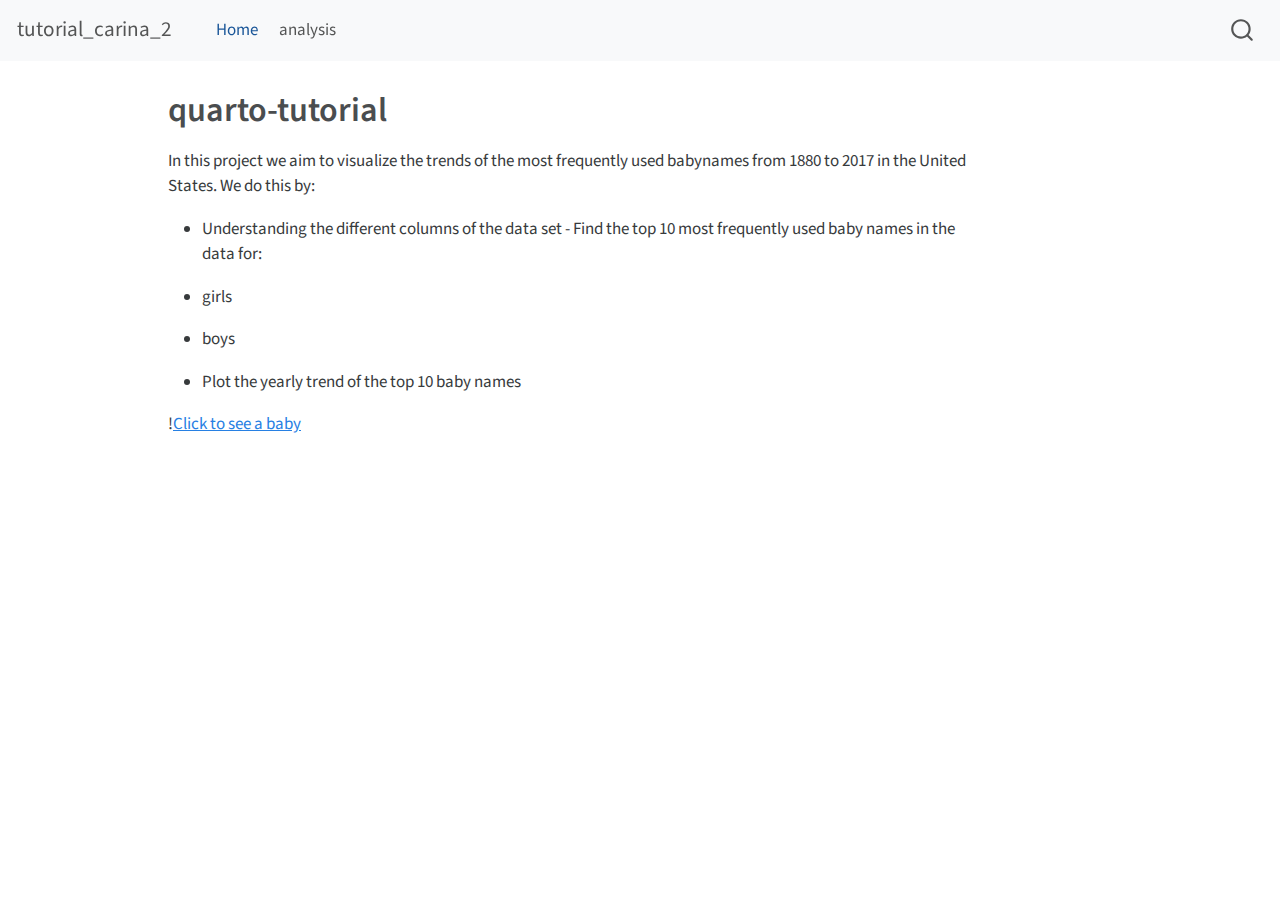
<file: index.html>
<!DOCTYPE html>
<html xmlns="http://www.w3.org/1999/xhtml" lang="en" xml:lang="en"><head>

<meta charset="utf-8">
<meta name="generator" content="quarto-1.3.433">

<meta name="viewport" content="width=device-width, initial-scale=1.0, user-scalable=yes">


<title>tutorial_carina_2 - quarto-tutorial</title>
<style>
code{white-space: pre-wrap;}
span.smallcaps{font-variant: small-caps;}
div.columns{display: flex; gap: min(4vw, 1.5em);}
div.column{flex: auto; overflow-x: auto;}
div.hanging-indent{margin-left: 1.5em; text-indent: -1.5em;}
ul.task-list{list-style: none;}
ul.task-list li input[type="checkbox"] {
  width: 0.8em;
  margin: 0 0.8em 0.2em -1em; /* quarto-specific, see https://github.com/quarto-dev/quarto-cli/issues/4556 */ 
  vertical-align: middle;
}
</style>


<script src="site_libs/quarto-nav/quarto-nav.js"></script>
<script src="site_libs/quarto-nav/headroom.min.js"></script>
<script src="site_libs/clipboard/clipboard.min.js"></script>
<script src="site_libs/quarto-search/autocomplete.umd.js"></script>
<script src="site_libs/quarto-search/fuse.min.js"></script>
<script src="site_libs/quarto-search/quarto-search.js"></script>
<meta name="quarto:offset" content="./">
<script src="site_libs/quarto-html/quarto.js"></script>
<script src="site_libs/quarto-html/popper.min.js"></script>
<script src="site_libs/quarto-html/tippy.umd.min.js"></script>
<script src="site_libs/quarto-html/anchor.min.js"></script>
<link href="site_libs/quarto-html/tippy.css" rel="stylesheet">
<link href="site_libs/quarto-html/quarto-syntax-highlighting.css" rel="stylesheet" id="quarto-text-highlighting-styles">
<script src="site_libs/bootstrap/bootstrap.min.js"></script>
<link href="site_libs/bootstrap/bootstrap-icons.css" rel="stylesheet">
<link href="site_libs/bootstrap/bootstrap.min.css" rel="stylesheet" id="quarto-bootstrap" data-mode="light">
<script id="quarto-search-options" type="application/json">{
  "location": "navbar",
  "copy-button": false,
  "collapse-after": 3,
  "panel-placement": "end",
  "type": "overlay",
  "limit": 20,
  "language": {
    "search-no-results-text": "No results",
    "search-matching-documents-text": "matching documents",
    "search-copy-link-title": "Copy link to search",
    "search-hide-matches-text": "Hide additional matches",
    "search-more-match-text": "more match in this document",
    "search-more-matches-text": "more matches in this document",
    "search-clear-button-title": "Clear",
    "search-detached-cancel-button-title": "Cancel",
    "search-submit-button-title": "Submit",
    "search-label": "Search"
  }
}</script>


<link rel="stylesheet" href="styles.css">
</head>

<body class="nav-fixed">

<div id="quarto-search-results"></div>
  <header id="quarto-header" class="headroom fixed-top">
    <nav class="navbar navbar-expand-lg navbar-dark ">
      <div class="navbar-container container-fluid">
      <div class="navbar-brand-container">
    <a class="navbar-brand" href="./index.html">
    <span class="navbar-title">tutorial_carina_2</span>
    </a>
  </div>
            <div id="quarto-search" class="" title="Search"></div>
          <button class="navbar-toggler" type="button" data-bs-toggle="collapse" data-bs-target="#navbarCollapse" aria-controls="navbarCollapse" aria-expanded="false" aria-label="Toggle navigation" onclick="if (window.quartoToggleHeadroom) { window.quartoToggleHeadroom(); }">
  <span class="navbar-toggler-icon"></span>
</button>
          <div class="collapse navbar-collapse" id="navbarCollapse">
            <ul class="navbar-nav navbar-nav-scroll me-auto">
  <li class="nav-item">
    <a class="nav-link active" href="./index.html" rel="" target="" aria-current="page">
 <span class="menu-text">Home</span></a>
  </li>  
  <li class="nav-item">
    <a class="nav-link" href="./Analysis.html" rel="" target="">
 <span class="menu-text">analysis</span></a>
  </li>  
</ul>
            <div class="quarto-navbar-tools ms-auto">
</div>
          </div> <!-- /navcollapse -->
      </div> <!-- /container-fluid -->
    </nav>
</header>
<!-- content -->
<div id="quarto-content" class="quarto-container page-columns page-rows-contents page-layout-article page-navbar">
<!-- sidebar -->
<!-- margin-sidebar -->
    <div id="quarto-margin-sidebar" class="sidebar margin-sidebar">
        
    </div>
<!-- main -->
<main class="content" id="quarto-document-content">

<header id="title-block-header" class="quarto-title-block default">
<div class="quarto-title">
<h1 class="title">quarto-tutorial</h1>
</div>



<div class="quarto-title-meta">

    
  
    
  </div>
  

</header>

<p>In this project we aim to visualize the trends of the most frequently used babynames from 1880 to 2017 in the United States. We do this by:</p>
<ul>
<li><p>Understanding the different columns of the data set - Find the top 10 most frequently used baby names in the data for:</p></li>
<li><p>girls</p></li>
<li><p>boys</p></li>
<li><p>Plot the yearly trend of the top 10 baby names</p></li>
</ul>
<p>!<a href="img/Baby.PNG">Click to see a baby</a></p>



</main> <!-- /main -->
<script id="quarto-html-after-body" type="application/javascript">
window.document.addEventListener("DOMContentLoaded", function (event) {
  const toggleBodyColorMode = (bsSheetEl) => {
    const mode = bsSheetEl.getAttribute("data-mode");
    const bodyEl = window.document.querySelector("body");
    if (mode === "dark") {
      bodyEl.classList.add("quarto-dark");
      bodyEl.classList.remove("quarto-light");
    } else {
      bodyEl.classList.add("quarto-light");
      bodyEl.classList.remove("quarto-dark");
    }
  }
  const toggleBodyColorPrimary = () => {
    const bsSheetEl = window.document.querySelector("link#quarto-bootstrap");
    if (bsSheetEl) {
      toggleBodyColorMode(bsSheetEl);
    }
  }
  toggleBodyColorPrimary();  
  const icon = "";
  const anchorJS = new window.AnchorJS();
  anchorJS.options = {
    placement: 'right',
    icon: icon
  };
  anchorJS.add('.anchored');
  const isCodeAnnotation = (el) => {
    for (const clz of el.classList) {
      if (clz.startsWith('code-annotation-')) {                     
        return true;
      }
    }
    return false;
  }
  const clipboard = new window.ClipboardJS('.code-copy-button', {
    text: function(trigger) {
      const codeEl = trigger.previousElementSibling.cloneNode(true);
      for (const childEl of codeEl.children) {
        if (isCodeAnnotation(childEl)) {
          childEl.remove();
        }
      }
      return codeEl.innerText;
    }
  });
  clipboard.on('success', function(e) {
    // button target
    const button = e.trigger;
    // don't keep focus
    button.blur();
    // flash "checked"
    button.classList.add('code-copy-button-checked');
    var currentTitle = button.getAttribute("title");
    button.setAttribute("title", "Copied!");
    let tooltip;
    if (window.bootstrap) {
      button.setAttribute("data-bs-toggle", "tooltip");
      button.setAttribute("data-bs-placement", "left");
      button.setAttribute("data-bs-title", "Copied!");
      tooltip = new bootstrap.Tooltip(button, 
        { trigger: "manual", 
          customClass: "code-copy-button-tooltip",
          offset: [0, -8]});
      tooltip.show();    
    }
    setTimeout(function() {
      if (tooltip) {
        tooltip.hide();
        button.removeAttribute("data-bs-title");
        button.removeAttribute("data-bs-toggle");
        button.removeAttribute("data-bs-placement");
      }
      button.setAttribute("title", currentTitle);
      button.classList.remove('code-copy-button-checked');
    }, 1000);
    // clear code selection
    e.clearSelection();
  });
  function tippyHover(el, contentFn) {
    const config = {
      allowHTML: true,
      content: contentFn,
      maxWidth: 500,
      delay: 100,
      arrow: false,
      appendTo: function(el) {
          return el.parentElement;
      },
      interactive: true,
      interactiveBorder: 10,
      theme: 'quarto',
      placement: 'bottom-start'
    };
    window.tippy(el, config); 
  }
  const noterefs = window.document.querySelectorAll('a[role="doc-noteref"]');
  for (var i=0; i<noterefs.length; i++) {
    const ref = noterefs[i];
    tippyHover(ref, function() {
      // use id or data attribute instead here
      let href = ref.getAttribute('data-footnote-href') || ref.getAttribute('href');
      try { href = new URL(href).hash; } catch {}
      const id = href.replace(/^#\/?/, "");
      const note = window.document.getElementById(id);
      return note.innerHTML;
    });
  }
      let selectedAnnoteEl;
      const selectorForAnnotation = ( cell, annotation) => {
        let cellAttr = 'data-code-cell="' + cell + '"';
        let lineAttr = 'data-code-annotation="' +  annotation + '"';
        const selector = 'span[' + cellAttr + '][' + lineAttr + ']';
        return selector;
      }
      const selectCodeLines = (annoteEl) => {
        const doc = window.document;
        const targetCell = annoteEl.getAttribute("data-target-cell");
        const targetAnnotation = annoteEl.getAttribute("data-target-annotation");
        const annoteSpan = window.document.querySelector(selectorForAnnotation(targetCell, targetAnnotation));
        const lines = annoteSpan.getAttribute("data-code-lines").split(",");
        const lineIds = lines.map((line) => {
          return targetCell + "-" + line;
        })
        let top = null;
        let height = null;
        let parent = null;
        if (lineIds.length > 0) {
            //compute the position of the single el (top and bottom and make a div)
            const el = window.document.getElementById(lineIds[0]);
            top = el.offsetTop;
            height = el.offsetHeight;
            parent = el.parentElement.parentElement;
          if (lineIds.length > 1) {
            const lastEl = window.document.getElementById(lineIds[lineIds.length - 1]);
            const bottom = lastEl.offsetTop + lastEl.offsetHeight;
            height = bottom - top;
          }
          if (top !== null && height !== null && parent !== null) {
            // cook up a div (if necessary) and position it 
            let div = window.document.getElementById("code-annotation-line-highlight");
            if (div === null) {
              div = window.document.createElement("div");
              div.setAttribute("id", "code-annotation-line-highlight");
              div.style.position = 'absolute';
              parent.appendChild(div);
            }
            div.style.top = top - 2 + "px";
            div.style.height = height + 4 + "px";
            let gutterDiv = window.document.getElementById("code-annotation-line-highlight-gutter");
            if (gutterDiv === null) {
              gutterDiv = window.document.createElement("div");
              gutterDiv.setAttribute("id", "code-annotation-line-highlight-gutter");
              gutterDiv.style.position = 'absolute';
              const codeCell = window.document.getElementById(targetCell);
              const gutter = codeCell.querySelector('.code-annotation-gutter');
              gutter.appendChild(gutterDiv);
            }
            gutterDiv.style.top = top - 2 + "px";
            gutterDiv.style.height = height + 4 + "px";
          }
          selectedAnnoteEl = annoteEl;
        }
      };
      const unselectCodeLines = () => {
        const elementsIds = ["code-annotation-line-highlight", "code-annotation-line-highlight-gutter"];
        elementsIds.forEach((elId) => {
          const div = window.document.getElementById(elId);
          if (div) {
            div.remove();
          }
        });
        selectedAnnoteEl = undefined;
      };
      // Attach click handler to the DT
      const annoteDls = window.document.querySelectorAll('dt[data-target-cell]');
      for (const annoteDlNode of annoteDls) {
        annoteDlNode.addEventListener('click', (event) => {
          const clickedEl = event.target;
          if (clickedEl !== selectedAnnoteEl) {
            unselectCodeLines();
            const activeEl = window.document.querySelector('dt[data-target-cell].code-annotation-active');
            if (activeEl) {
              activeEl.classList.remove('code-annotation-active');
            }
            selectCodeLines(clickedEl);
            clickedEl.classList.add('code-annotation-active');
          } else {
            // Unselect the line
            unselectCodeLines();
            clickedEl.classList.remove('code-annotation-active');
          }
        });
      }
  const findCites = (el) => {
    const parentEl = el.parentElement;
    if (parentEl) {
      const cites = parentEl.dataset.cites;
      if (cites) {
        return {
          el,
          cites: cites.split(' ')
        };
      } else {
        return findCites(el.parentElement)
      }
    } else {
      return undefined;
    }
  };
  var bibliorefs = window.document.querySelectorAll('a[role="doc-biblioref"]');
  for (var i=0; i<bibliorefs.length; i++) {
    const ref = bibliorefs[i];
    const citeInfo = findCites(ref);
    if (citeInfo) {
      tippyHover(citeInfo.el, function() {
        var popup = window.document.createElement('div');
        citeInfo.cites.forEach(function(cite) {
          var citeDiv = window.document.createElement('div');
          citeDiv.classList.add('hanging-indent');
          citeDiv.classList.add('csl-entry');
          var biblioDiv = window.document.getElementById('ref-' + cite);
          if (biblioDiv) {
            citeDiv.innerHTML = biblioDiv.innerHTML;
          }
          popup.appendChild(citeDiv);
        });
        return popup.innerHTML;
      });
    }
  }
});
</script>
</div> <!-- /content -->



</body></html>
</file>
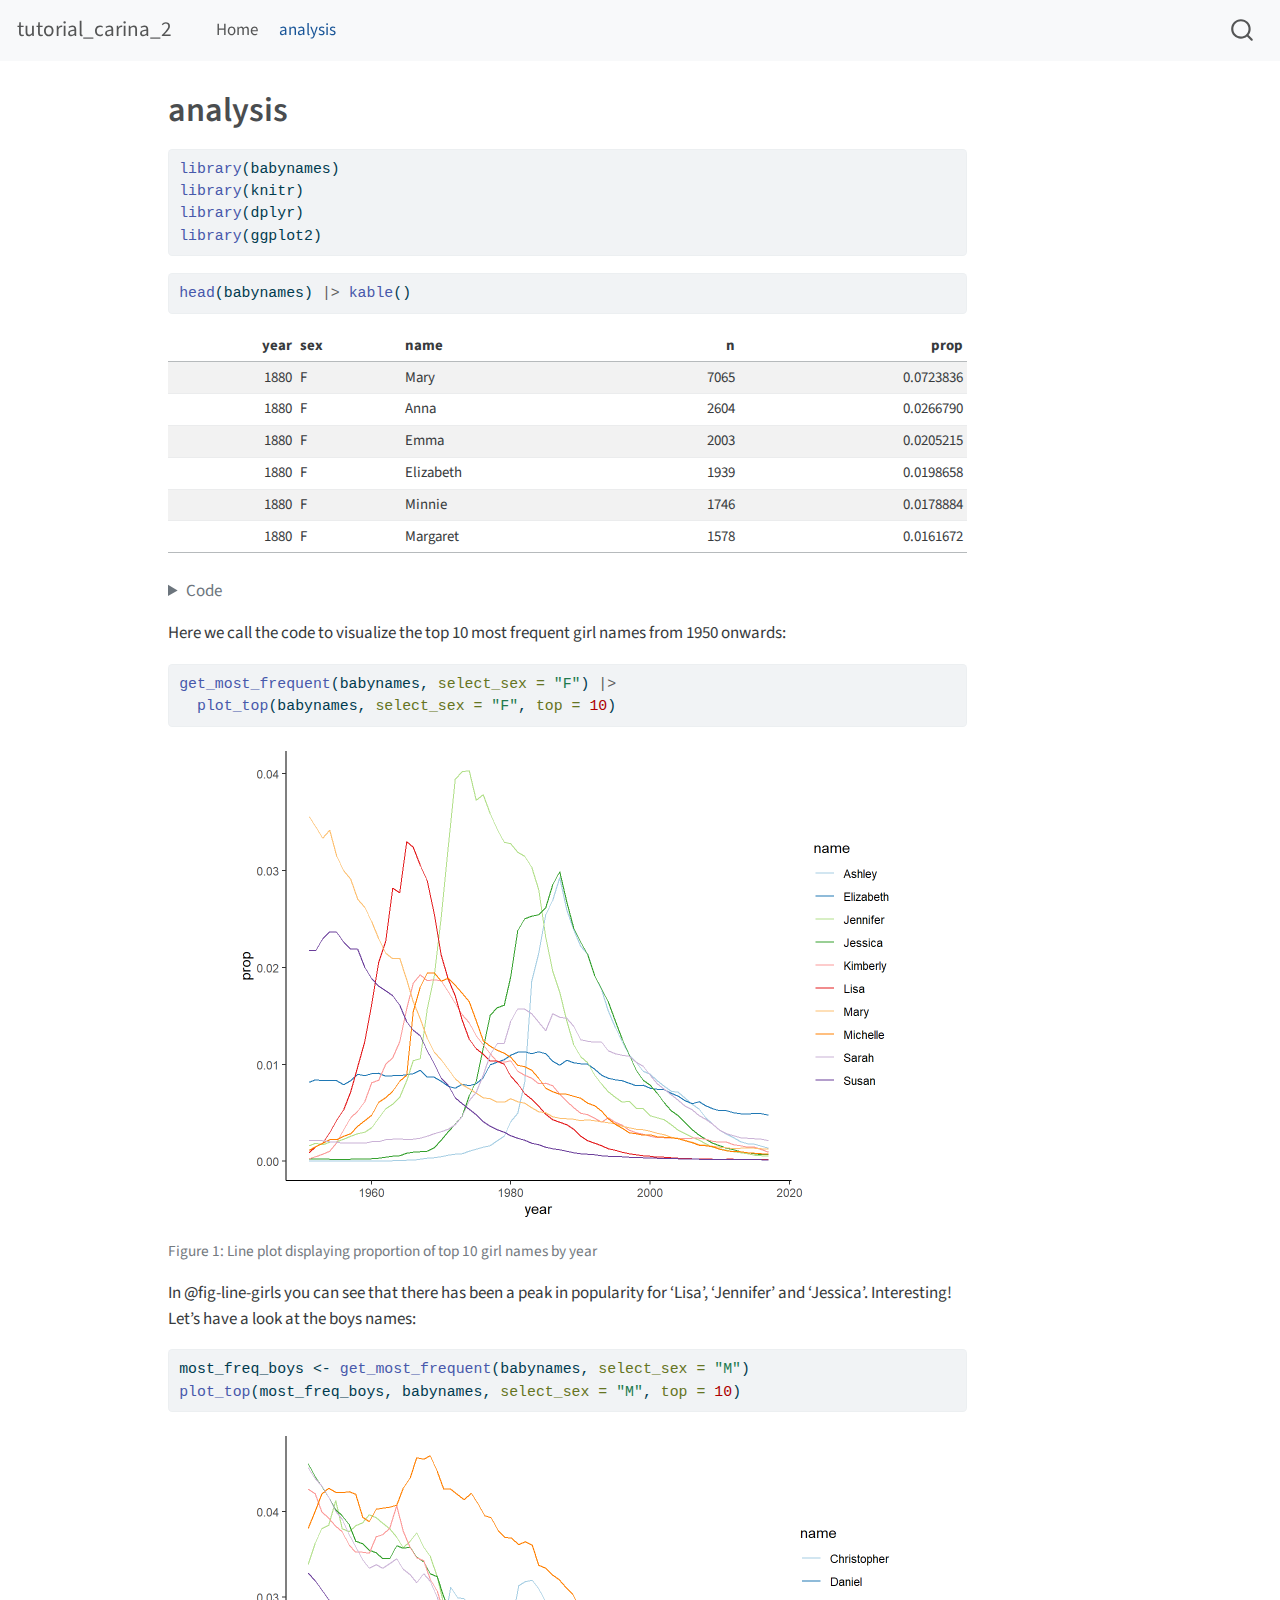
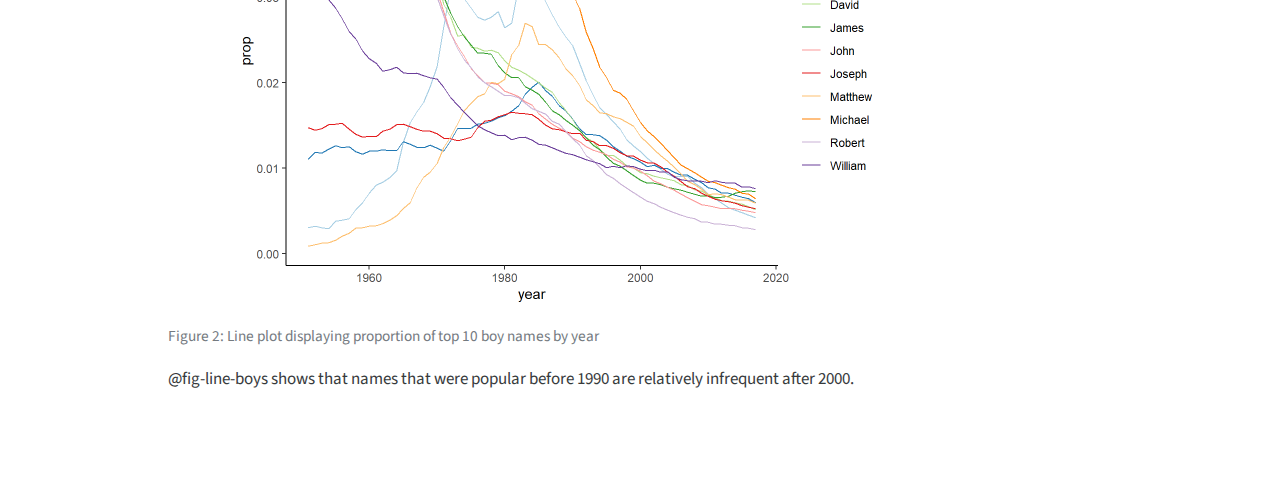
<file: Analysis.html>
<!DOCTYPE html>
<html xmlns="http://www.w3.org/1999/xhtml" lang="en" xml:lang="en"><head>

<meta charset="utf-8">
<meta name="generator" content="quarto-1.3.433">

<meta name="viewport" content="width=device-width, initial-scale=1.0, user-scalable=yes">


<title>tutorial_carina_2 - analysis</title>
<style>
code{white-space: pre-wrap;}
span.smallcaps{font-variant: small-caps;}
div.columns{display: flex; gap: min(4vw, 1.5em);}
div.column{flex: auto; overflow-x: auto;}
div.hanging-indent{margin-left: 1.5em; text-indent: -1.5em;}
ul.task-list{list-style: none;}
ul.task-list li input[type="checkbox"] {
  width: 0.8em;
  margin: 0 0.8em 0.2em -1em; /* quarto-specific, see https://github.com/quarto-dev/quarto-cli/issues/4556 */ 
  vertical-align: middle;
}
/* CSS for syntax highlighting */
pre > code.sourceCode { white-space: pre; position: relative; }
pre > code.sourceCode > span { display: inline-block; line-height: 1.25; }
pre > code.sourceCode > span:empty { height: 1.2em; }
.sourceCode { overflow: visible; }
code.sourceCode > span { color: inherit; text-decoration: inherit; }
div.sourceCode { margin: 1em 0; }
pre.sourceCode { margin: 0; }
@media screen {
div.sourceCode { overflow: auto; }
}
@media print {
pre > code.sourceCode { white-space: pre-wrap; }
pre > code.sourceCode > span { text-indent: -5em; padding-left: 5em; }
}
pre.numberSource code
  { counter-reset: source-line 0; }
pre.numberSource code > span
  { position: relative; left: -4em; counter-increment: source-line; }
pre.numberSource code > span > a:first-child::before
  { content: counter(source-line);
    position: relative; left: -1em; text-align: right; vertical-align: baseline;
    border: none; display: inline-block;
    -webkit-touch-callout: none; -webkit-user-select: none;
    -khtml-user-select: none; -moz-user-select: none;
    -ms-user-select: none; user-select: none;
    padding: 0 4px; width: 4em;
  }
pre.numberSource { margin-left: 3em;  padding-left: 4px; }
div.sourceCode
  {   }
@media screen {
pre > code.sourceCode > span > a:first-child::before { text-decoration: underline; }
}
</style>


<script src="site_libs/quarto-nav/quarto-nav.js"></script>
<script src="site_libs/quarto-nav/headroom.min.js"></script>
<script src="site_libs/clipboard/clipboard.min.js"></script>
<script src="site_libs/quarto-search/autocomplete.umd.js"></script>
<script src="site_libs/quarto-search/fuse.min.js"></script>
<script src="site_libs/quarto-search/quarto-search.js"></script>
<meta name="quarto:offset" content="./">
<script src="site_libs/quarto-html/quarto.js"></script>
<script src="site_libs/quarto-html/popper.min.js"></script>
<script src="site_libs/quarto-html/tippy.umd.min.js"></script>
<script src="site_libs/quarto-html/anchor.min.js"></script>
<link href="site_libs/quarto-html/tippy.css" rel="stylesheet">
<link href="site_libs/quarto-html/quarto-syntax-highlighting.css" rel="stylesheet" id="quarto-text-highlighting-styles">
<script src="site_libs/bootstrap/bootstrap.min.js"></script>
<link href="site_libs/bootstrap/bootstrap-icons.css" rel="stylesheet">
<link href="site_libs/bootstrap/bootstrap.min.css" rel="stylesheet" id="quarto-bootstrap" data-mode="light">
<script id="quarto-search-options" type="application/json">{
  "location": "navbar",
  "copy-button": false,
  "collapse-after": 3,
  "panel-placement": "end",
  "type": "overlay",
  "limit": 20,
  "language": {
    "search-no-results-text": "No results",
    "search-matching-documents-text": "matching documents",
    "search-copy-link-title": "Copy link to search",
    "search-hide-matches-text": "Hide additional matches",
    "search-more-match-text": "more match in this document",
    "search-more-matches-text": "more matches in this document",
    "search-clear-button-title": "Clear",
    "search-detached-cancel-button-title": "Cancel",
    "search-submit-button-title": "Submit",
    "search-label": "Search"
  }
}</script>


<link rel="stylesheet" href="styles.css">
</head>

<body class="nav-fixed">

<div id="quarto-search-results"></div>
  <header id="quarto-header" class="headroom fixed-top">
    <nav class="navbar navbar-expand-lg navbar-dark ">
      <div class="navbar-container container-fluid">
      <div class="navbar-brand-container">
    <a class="navbar-brand" href="./index.html">
    <span class="navbar-title">tutorial_carina_2</span>
    </a>
  </div>
            <div id="quarto-search" class="" title="Search"></div>
          <button class="navbar-toggler" type="button" data-bs-toggle="collapse" data-bs-target="#navbarCollapse" aria-controls="navbarCollapse" aria-expanded="false" aria-label="Toggle navigation" onclick="if (window.quartoToggleHeadroom) { window.quartoToggleHeadroom(); }">
  <span class="navbar-toggler-icon"></span>
</button>
          <div class="collapse navbar-collapse" id="navbarCollapse">
            <ul class="navbar-nav navbar-nav-scroll me-auto">
  <li class="nav-item">
    <a class="nav-link" href="./index.html" rel="" target="">
 <span class="menu-text">Home</span></a>
  </li>  
  <li class="nav-item">
    <a class="nav-link active" href="./Analysis.html" rel="" target="" aria-current="page">
 <span class="menu-text">analysis</span></a>
  </li>  
</ul>
            <div class="quarto-navbar-tools ms-auto">
</div>
          </div> <!-- /navcollapse -->
      </div> <!-- /container-fluid -->
    </nav>
</header>
<!-- content -->
<div id="quarto-content" class="quarto-container page-columns page-rows-contents page-layout-article page-navbar">
<!-- sidebar -->
<!-- margin-sidebar -->
    <div id="quarto-margin-sidebar" class="sidebar margin-sidebar">
        
    </div>
<!-- main -->
<main class="content" id="quarto-document-content">

<header id="title-block-header" class="quarto-title-block default">
<div class="quarto-title">
<h1 class="title">analysis</h1>
</div>



<div class="quarto-title-meta">

    
  
    
  </div>
  

</header>

<div class="cell">
<div class="sourceCode cell-code" id="cb1"><pre class="sourceCode r code-with-copy"><code class="sourceCode r"><span id="cb1-1"><a href="#cb1-1" aria-hidden="true" tabindex="-1"></a><span class="fu">library</span>(babynames)</span>
<span id="cb1-2"><a href="#cb1-2" aria-hidden="true" tabindex="-1"></a><span class="fu">library</span>(knitr)</span>
<span id="cb1-3"><a href="#cb1-3" aria-hidden="true" tabindex="-1"></a><span class="fu">library</span>(dplyr)</span>
<span id="cb1-4"><a href="#cb1-4" aria-hidden="true" tabindex="-1"></a><span class="fu">library</span>(ggplot2)</span></code><button title="Copy to Clipboard" class="code-copy-button"><i class="bi"></i></button></pre></div>
</div>
<div class="cell">
<div class="sourceCode cell-code" id="cb2"><pre class="sourceCode r code-with-copy"><code class="sourceCode r"><span id="cb2-1"><a href="#cb2-1" aria-hidden="true" tabindex="-1"></a><span class="fu">head</span>(babynames) <span class="sc">|&gt;</span> <span class="fu">kable</span>()</span></code><button title="Copy to Clipboard" class="code-copy-button"><i class="bi"></i></button></pre></div>
<div class="cell-output-display">
<table class="table table-sm table-striped small">
<thead>
<tr class="header">
<th style="text-align: right;">year</th>
<th style="text-align: left;">sex</th>
<th style="text-align: left;">name</th>
<th style="text-align: right;">n</th>
<th style="text-align: right;">prop</th>
</tr>
</thead>
<tbody>
<tr class="odd">
<td style="text-align: right;">1880</td>
<td style="text-align: left;">F</td>
<td style="text-align: left;">Mary</td>
<td style="text-align: right;">7065</td>
<td style="text-align: right;">0.0723836</td>
</tr>
<tr class="even">
<td style="text-align: right;">1880</td>
<td style="text-align: left;">F</td>
<td style="text-align: left;">Anna</td>
<td style="text-align: right;">2604</td>
<td style="text-align: right;">0.0266790</td>
</tr>
<tr class="odd">
<td style="text-align: right;">1880</td>
<td style="text-align: left;">F</td>
<td style="text-align: left;">Emma</td>
<td style="text-align: right;">2003</td>
<td style="text-align: right;">0.0205215</td>
</tr>
<tr class="even">
<td style="text-align: right;">1880</td>
<td style="text-align: left;">F</td>
<td style="text-align: left;">Elizabeth</td>
<td style="text-align: right;">1939</td>
<td style="text-align: right;">0.0198658</td>
</tr>
<tr class="odd">
<td style="text-align: right;">1880</td>
<td style="text-align: left;">F</td>
<td style="text-align: left;">Minnie</td>
<td style="text-align: right;">1746</td>
<td style="text-align: right;">0.0178884</td>
</tr>
<tr class="even">
<td style="text-align: right;">1880</td>
<td style="text-align: left;">F</td>
<td style="text-align: left;">Margaret</td>
<td style="text-align: right;">1578</td>
<td style="text-align: right;">0.0161672</td>
</tr>
</tbody>
</table>
</div>
</div>
<div class="cell">
<details>
<summary>Code</summary>
<div class="sourceCode cell-code" id="cb3"><pre class="sourceCode r code-with-copy"><code class="sourceCode r"><span id="cb3-1"><a href="#cb3-1" aria-hidden="true" tabindex="-1"></a>get_most_frequent <span class="ot">&lt;-</span> <span class="cf">function</span>(babynames, select_sex, <span class="at">from =</span> <span class="dv">1950</span>) {</span>
<span id="cb3-2"><a href="#cb3-2" aria-hidden="true" tabindex="-1"></a>  most_freq <span class="ot">&lt;-</span> babynames <span class="sc">|&gt;</span></span>
<span id="cb3-3"><a href="#cb3-3" aria-hidden="true" tabindex="-1"></a>    <span class="fu">filter</span>(sex <span class="sc">==</span> select_sex, year <span class="sc">&gt;</span> from) <span class="sc">|&gt;</span></span>
<span id="cb3-4"><a href="#cb3-4" aria-hidden="true" tabindex="-1"></a>    <span class="fu">group_by</span>(name) <span class="sc">|&gt;</span></span>
<span id="cb3-5"><a href="#cb3-5" aria-hidden="true" tabindex="-1"></a>    <span class="fu">summarise</span>(<span class="at">average =</span> <span class="fu">mean</span>(prop)) <span class="sc">|&gt;</span></span>
<span id="cb3-6"><a href="#cb3-6" aria-hidden="true" tabindex="-1"></a>    <span class="fu">arrange</span>(<span class="fu">desc</span>(average))</span>
<span id="cb3-7"><a href="#cb3-7" aria-hidden="true" tabindex="-1"></a>  <span class="fu">return</span>(most_freq)</span>
<span id="cb3-8"><a href="#cb3-8" aria-hidden="true" tabindex="-1"></a>}</span>
<span id="cb3-9"><a href="#cb3-9" aria-hidden="true" tabindex="-1"></a></span>
<span id="cb3-10"><a href="#cb3-10" aria-hidden="true" tabindex="-1"></a>plot_top <span class="ot">&lt;-</span> <span class="cf">function</span>(x, babynames, select_sex, <span class="at">top =</span> <span class="dv">10</span>, <span class="at">from =</span> <span class="dv">1950</span>) {</span>
<span id="cb3-11"><a href="#cb3-11" aria-hidden="true" tabindex="-1"></a>  topx <span class="ot">&lt;-</span> x<span class="sc">$</span>name[<span class="dv">1</span><span class="sc">:</span>top]</span>
<span id="cb3-12"><a href="#cb3-12" aria-hidden="true" tabindex="-1"></a>  </span>
<span id="cb3-13"><a href="#cb3-13" aria-hidden="true" tabindex="-1"></a>  p <span class="ot">&lt;-</span> babynames <span class="sc">|&gt;</span></span>
<span id="cb3-14"><a href="#cb3-14" aria-hidden="true" tabindex="-1"></a>    <span class="fu">filter</span>(name <span class="sc">%in%</span> topx, sex <span class="sc">==</span> select_sex, year <span class="sc">&gt;</span> from) <span class="sc">|&gt;</span></span>
<span id="cb3-15"><a href="#cb3-15" aria-hidden="true" tabindex="-1"></a>    <span class="fu">ggplot</span>(<span class="fu">aes</span>(<span class="at">x =</span> year, <span class="at">y =</span> prop, <span class="at">color =</span> name)) <span class="sc">+</span></span>
<span id="cb3-16"><a href="#cb3-16" aria-hidden="true" tabindex="-1"></a>    <span class="fu">geom_line</span>() <span class="sc">+</span></span>
<span id="cb3-17"><a href="#cb3-17" aria-hidden="true" tabindex="-1"></a>    <span class="fu">scale_color_brewer</span>(<span class="at">palette =</span> <span class="st">"Paired"</span>) <span class="sc">+</span></span>
<span id="cb3-18"><a href="#cb3-18" aria-hidden="true" tabindex="-1"></a>    <span class="fu">theme_classic</span>()</span>
<span id="cb3-19"><a href="#cb3-19" aria-hidden="true" tabindex="-1"></a>  </span>
<span id="cb3-20"><a href="#cb3-20" aria-hidden="true" tabindex="-1"></a>  <span class="fu">return</span>(p)</span>
<span id="cb3-21"><a href="#cb3-21" aria-hidden="true" tabindex="-1"></a>}</span></code><button title="Copy to Clipboard" class="code-copy-button"><i class="bi"></i></button></pre></div>
</details>
</div>
<p>Here we call the code to visualize the top 10 most frequent girl names from 1950 onwards:</p>
<div class="cell">
<div class="sourceCode cell-code" id="cb4"><pre class="sourceCode r code-with-copy"><code class="sourceCode r"><span id="cb4-1"><a href="#cb4-1" aria-hidden="true" tabindex="-1"></a><span class="fu">get_most_frequent</span>(babynames, <span class="at">select_sex =</span> <span class="st">"F"</span>) <span class="sc">|&gt;</span></span>
<span id="cb4-2"><a href="#cb4-2" aria-hidden="true" tabindex="-1"></a>  <span class="fu">plot_top</span>(babynames, <span class="at">select_sex =</span> <span class="st">"F"</span>, <span class="at">top =</span> <span class="dv">10</span>)</span></code><button title="Copy to Clipboard" class="code-copy-button"><i class="bi"></i></button></pre></div>
<div class="cell-output-display">
<div id="fig-line-girls" class="quarto-figure quarto-figure-center anchored">
<figure class="figure">
<p><img src="Analysis_files/figure-html/fig-line-girls-1.png" class="img-fluid figure-img" width="672"></p>
<figcaption class="figure-caption">Figure&nbsp;1: Line plot displaying proportion of top 10 girl names by year</figcaption>
</figure>
</div>
</div>
</div>
<p>In @fig-line-girls you can see that there has been a peak in popularity for ‘Lisa’, ‘Jennifer’ and ‘Jessica’. Interesting! Let’s have a look at the boys names:</p>
<div class="cell">
<div class="sourceCode cell-code" id="cb5"><pre class="sourceCode r code-with-copy"><code class="sourceCode r"><span id="cb5-1"><a href="#cb5-1" aria-hidden="true" tabindex="-1"></a>most_freq_boys <span class="ot">&lt;-</span> <span class="fu">get_most_frequent</span>(babynames, <span class="at">select_sex =</span> <span class="st">"M"</span>)</span>
<span id="cb5-2"><a href="#cb5-2" aria-hidden="true" tabindex="-1"></a><span class="fu">plot_top</span>(most_freq_boys, babynames, <span class="at">select_sex =</span> <span class="st">"M"</span>, <span class="at">top =</span> <span class="dv">10</span>)</span></code><button title="Copy to Clipboard" class="code-copy-button"><i class="bi"></i></button></pre></div>
<div class="cell-output-display">
<div id="fig-line-boys" class="quarto-figure quarto-figure-center anchored">
<figure class="figure">
<p><img src="Analysis_files/figure-html/fig-line-boys-1.png" class="img-fluid figure-img" width="672"></p>
<figcaption class="figure-caption">Figure&nbsp;2: Line plot displaying proportion of top 10 boy names by year</figcaption>
</figure>
</div>
</div>
</div>
<p>@fig-line-boys shows that names that were popular before 1990 are relatively infrequent after 2000.</p>



</main> <!-- /main -->
<script id="quarto-html-after-body" type="application/javascript">
window.document.addEventListener("DOMContentLoaded", function (event) {
  const toggleBodyColorMode = (bsSheetEl) => {
    const mode = bsSheetEl.getAttribute("data-mode");
    const bodyEl = window.document.querySelector("body");
    if (mode === "dark") {
      bodyEl.classList.add("quarto-dark");
      bodyEl.classList.remove("quarto-light");
    } else {
      bodyEl.classList.add("quarto-light");
      bodyEl.classList.remove("quarto-dark");
    }
  }
  const toggleBodyColorPrimary = () => {
    const bsSheetEl = window.document.querySelector("link#quarto-bootstrap");
    if (bsSheetEl) {
      toggleBodyColorMode(bsSheetEl);
    }
  }
  toggleBodyColorPrimary();  
  const icon = "";
  const anchorJS = new window.AnchorJS();
  anchorJS.options = {
    placement: 'right',
    icon: icon
  };
  anchorJS.add('.anchored');
  const isCodeAnnotation = (el) => {
    for (const clz of el.classList) {
      if (clz.startsWith('code-annotation-')) {                     
        return true;
      }
    }
    return false;
  }
  const clipboard = new window.ClipboardJS('.code-copy-button', {
    text: function(trigger) {
      const codeEl = trigger.previousElementSibling.cloneNode(true);
      for (const childEl of codeEl.children) {
        if (isCodeAnnotation(childEl)) {
          childEl.remove();
        }
      }
      return codeEl.innerText;
    }
  });
  clipboard.on('success', function(e) {
    // button target
    const button = e.trigger;
    // don't keep focus
    button.blur();
    // flash "checked"
    button.classList.add('code-copy-button-checked');
    var currentTitle = button.getAttribute("title");
    button.setAttribute("title", "Copied!");
    let tooltip;
    if (window.bootstrap) {
      button.setAttribute("data-bs-toggle", "tooltip");
      button.setAttribute("data-bs-placement", "left");
      button.setAttribute("data-bs-title", "Copied!");
      tooltip = new bootstrap.Tooltip(button, 
        { trigger: "manual", 
          customClass: "code-copy-button-tooltip",
          offset: [0, -8]});
      tooltip.show();    
    }
    setTimeout(function() {
      if (tooltip) {
        tooltip.hide();
        button.removeAttribute("data-bs-title");
        button.removeAttribute("data-bs-toggle");
        button.removeAttribute("data-bs-placement");
      }
      button.setAttribute("title", currentTitle);
      button.classList.remove('code-copy-button-checked');
    }, 1000);
    // clear code selection
    e.clearSelection();
  });
  function tippyHover(el, contentFn) {
    const config = {
      allowHTML: true,
      content: contentFn,
      maxWidth: 500,
      delay: 100,
      arrow: false,
      appendTo: function(el) {
          return el.parentElement;
      },
      interactive: true,
      interactiveBorder: 10,
      theme: 'quarto',
      placement: 'bottom-start'
    };
    window.tippy(el, config); 
  }
  const noterefs = window.document.querySelectorAll('a[role="doc-noteref"]');
  for (var i=0; i<noterefs.length; i++) {
    const ref = noterefs[i];
    tippyHover(ref, function() {
      // use id or data attribute instead here
      let href = ref.getAttribute('data-footnote-href') || ref.getAttribute('href');
      try { href = new URL(href).hash; } catch {}
      const id = href.replace(/^#\/?/, "");
      const note = window.document.getElementById(id);
      return note.innerHTML;
    });
  }
      let selectedAnnoteEl;
      const selectorForAnnotation = ( cell, annotation) => {
        let cellAttr = 'data-code-cell="' + cell + '"';
        let lineAttr = 'data-code-annotation="' +  annotation + '"';
        const selector = 'span[' + cellAttr + '][' + lineAttr + ']';
        return selector;
      }
      const selectCodeLines = (annoteEl) => {
        const doc = window.document;
        const targetCell = annoteEl.getAttribute("data-target-cell");
        const targetAnnotation = annoteEl.getAttribute("data-target-annotation");
        const annoteSpan = window.document.querySelector(selectorForAnnotation(targetCell, targetAnnotation));
        const lines = annoteSpan.getAttribute("data-code-lines").split(",");
        const lineIds = lines.map((line) => {
          return targetCell + "-" + line;
        })
        let top = null;
        let height = null;
        let parent = null;
        if (lineIds.length > 0) {
            //compute the position of the single el (top and bottom and make a div)
            const el = window.document.getElementById(lineIds[0]);
            top = el.offsetTop;
            height = el.offsetHeight;
            parent = el.parentElement.parentElement;
          if (lineIds.length > 1) {
            const lastEl = window.document.getElementById(lineIds[lineIds.length - 1]);
            const bottom = lastEl.offsetTop + lastEl.offsetHeight;
            height = bottom - top;
          }
          if (top !== null && height !== null && parent !== null) {
            // cook up a div (if necessary) and position it 
            let div = window.document.getElementById("code-annotation-line-highlight");
            if (div === null) {
              div = window.document.createElement("div");
              div.setAttribute("id", "code-annotation-line-highlight");
              div.style.position = 'absolute';
              parent.appendChild(div);
            }
            div.style.top = top - 2 + "px";
            div.style.height = height + 4 + "px";
            let gutterDiv = window.document.getElementById("code-annotation-line-highlight-gutter");
            if (gutterDiv === null) {
              gutterDiv = window.document.createElement("div");
              gutterDiv.setAttribute("id", "code-annotation-line-highlight-gutter");
              gutterDiv.style.position = 'absolute';
              const codeCell = window.document.getElementById(targetCell);
              const gutter = codeCell.querySelector('.code-annotation-gutter');
              gutter.appendChild(gutterDiv);
            }
            gutterDiv.style.top = top - 2 + "px";
            gutterDiv.style.height = height + 4 + "px";
          }
          selectedAnnoteEl = annoteEl;
        }
      };
      const unselectCodeLines = () => {
        const elementsIds = ["code-annotation-line-highlight", "code-annotation-line-highlight-gutter"];
        elementsIds.forEach((elId) => {
          const div = window.document.getElementById(elId);
          if (div) {
            div.remove();
          }
        });
        selectedAnnoteEl = undefined;
      };
      // Attach click handler to the DT
      const annoteDls = window.document.querySelectorAll('dt[data-target-cell]');
      for (const annoteDlNode of annoteDls) {
        annoteDlNode.addEventListener('click', (event) => {
          const clickedEl = event.target;
          if (clickedEl !== selectedAnnoteEl) {
            unselectCodeLines();
            const activeEl = window.document.querySelector('dt[data-target-cell].code-annotation-active');
            if (activeEl) {
              activeEl.classList.remove('code-annotation-active');
            }
            selectCodeLines(clickedEl);
            clickedEl.classList.add('code-annotation-active');
          } else {
            // Unselect the line
            unselectCodeLines();
            clickedEl.classList.remove('code-annotation-active');
          }
        });
      }
  const findCites = (el) => {
    const parentEl = el.parentElement;
    if (parentEl) {
      const cites = parentEl.dataset.cites;
      if (cites) {
        return {
          el,
          cites: cites.split(' ')
        };
      } else {
        return findCites(el.parentElement)
      }
    } else {
      return undefined;
    }
  };
  var bibliorefs = window.document.querySelectorAll('a[role="doc-biblioref"]');
  for (var i=0; i<bibliorefs.length; i++) {
    const ref = bibliorefs[i];
    const citeInfo = findCites(ref);
    if (citeInfo) {
      tippyHover(citeInfo.el, function() {
        var popup = window.document.createElement('div');
        citeInfo.cites.forEach(function(cite) {
          var citeDiv = window.document.createElement('div');
          citeDiv.classList.add('hanging-indent');
          citeDiv.classList.add('csl-entry');
          var biblioDiv = window.document.getElementById('ref-' + cite);
          if (biblioDiv) {
            citeDiv.innerHTML = biblioDiv.innerHTML;
          }
          popup.appendChild(citeDiv);
        });
        return popup.innerHTML;
      });
    }
  }
});
</script>
</div> <!-- /content -->



</body></html>
</file>
<file: site_libs/quarto-html/tippy.css>
.tippy-box[data-animation=fade][data-state=hidden]{opacity:0}[data-tippy-root]{max-width:calc(100vw - 10px)}.tippy-box{position:relative;background-color:#333;color:#fff;border-radius:4px;font-size:14px;line-height:1.4;white-space:normal;outline:0;transition-property:transform,visibility,opacity}.tippy-box[data-placement^=top]>.tippy-arrow{bottom:0}.tippy-box[data-placement^=top]>.tippy-arrow:before{bottom:-7px;left:0;border-width:8px 8px 0;border-top-color:initial;transform-origin:center top}.tippy-box[data-placement^=bottom]>.tippy-arrow{top:0}.tippy-box[data-placement^=bottom]>.tippy-arrow:before{top:-7px;left:0;border-width:0 8px 8px;border-bottom-color:initial;transform-origin:center bottom}.tippy-box[data-placement^=left]>.tippy-arrow{right:0}.tippy-box[data-placement^=left]>.tippy-arrow:before{border-width:8px 0 8px 8px;border-left-color:initial;right:-7px;transform-origin:center left}.tippy-box[data-placement^=right]>.tippy-arrow{left:0}.tippy-box[data-placement^=right]>.tippy-arrow:before{left:-7px;border-width:8px 8px 8px 0;border-right-color:initial;transform-origin:center right}.tippy-box[data-inertia][data-state=visible]{transition-timing-function:cubic-bezier(.54,1.5,.38,1.11)}.tippy-arrow{width:16px;height:16px;color:#333}.tippy-arrow:before{content:"";position:absolute;border-color:transparent;border-style:solid}.tippy-content{position:relative;padding:5px 9px;z-index:1}
</file>
<file: site_libs/quarto-html/quarto-syntax-highlighting.css>
/* quarto syntax highlight colors */
:root {
  --quarto-hl-ot-color: #003B4F;
  --quarto-hl-at-color: #657422;
  --quarto-hl-ss-color: #20794D;
  --quarto-hl-an-color: #5E5E5E;
  --quarto-hl-fu-color: #4758AB;
  --quarto-hl-st-color: #20794D;
  --quarto-hl-cf-color: #003B4F;
  --quarto-hl-op-color: #5E5E5E;
  --quarto-hl-er-color: #AD0000;
  --quarto-hl-bn-color: #AD0000;
  --quarto-hl-al-color: #AD0000;
  --quarto-hl-va-color: #111111;
  --quarto-hl-bu-color: inherit;
  --quarto-hl-ex-color: inherit;
  --quarto-hl-pp-color: #AD0000;
  --quarto-hl-in-color: #5E5E5E;
  --quarto-hl-vs-color: #20794D;
  --quarto-hl-wa-color: #5E5E5E;
  --quarto-hl-do-color: #5E5E5E;
  --quarto-hl-im-color: #00769E;
  --quarto-hl-ch-color: #20794D;
  --quarto-hl-dt-color: #AD0000;
  --quarto-hl-fl-color: #AD0000;
  --quarto-hl-co-color: #5E5E5E;
  --quarto-hl-cv-color: #5E5E5E;
  --quarto-hl-cn-color: #8f5902;
  --quarto-hl-sc-color: #5E5E5E;
  --quarto-hl-dv-color: #AD0000;
  --quarto-hl-kw-color: #003B4F;
}

/* other quarto variables */
:root {
  --quarto-font-monospace: SFMono-Regular, Menlo, Monaco, Consolas, "Liberation Mono", "Courier New", monospace;
}

pre > code.sourceCode > span {
  color: #003B4F;
}

code span {
  color: #003B4F;
}

code.sourceCode > span {
  color: #003B4F;
}

div.sourceCode,
div.sourceCode pre.sourceCode {
  color: #003B4F;
}

code span.ot {
  color: #003B4F;
  font-style: inherit;
}

code span.at {
  color: #657422;
  font-style: inherit;
}

code span.ss {
  color: #20794D;
  font-style: inherit;
}

code span.an {
  color: #5E5E5E;
  font-style: inherit;
}

code span.fu {
  color: #4758AB;
  font-style: inherit;
}

code span.st {
  color: #20794D;
  font-style: inherit;
}

code span.cf {
  color: #003B4F;
  font-style: inherit;
}

code span.op {
  color: #5E5E5E;
  font-style: inherit;
}

code span.er {
  color: #AD0000;
  font-style: inherit;
}

code span.bn {
  color: #AD0000;
  font-style: inherit;
}

code span.al {
  color: #AD0000;
  font-style: inherit;
}

code span.va {
  color: #111111;
  font-style: inherit;
}

code span.bu {
  font-style: inherit;
}

code span.ex {
  font-style: inherit;
}

code span.pp {
  color: #AD0000;
  font-style: inherit;
}

code span.in {
  color: #5E5E5E;
  font-style: inherit;
}

code span.vs {
  color: #20794D;
  font-style: inherit;
}

code span.wa {
  color: #5E5E5E;
  font-style: italic;
}

code span.do {
  color: #5E5E5E;
  font-style: italic;
}

code span.im {
  color: #00769E;
  font-style: inherit;
}

code span.ch {
  color: #20794D;
  font-style: inherit;
}

code span.dt {
  color: #AD0000;
  font-style: inherit;
}

code span.fl {
  color: #AD0000;
  font-style: inherit;
}

code span.co {
  color: #5E5E5E;
  font-style: inherit;
}

code span.cv {
  color: #5E5E5E;
  font-style: italic;
}

code span.cn {
  color: #8f5902;
  font-style: inherit;
}

code span.sc {
  color: #5E5E5E;
  font-style: inherit;
}

code span.dv {
  color: #AD0000;
  font-style: inherit;
}

code span.kw {
  color: #003B4F;
  font-style: inherit;
}

.prevent-inlining {
  content: "</";
}

/*# sourceMappingURL=debc5d5d77c3f9108843748ff7464032.css.map */
</file>
<file: styles.css>
/* css styles */
</file>
